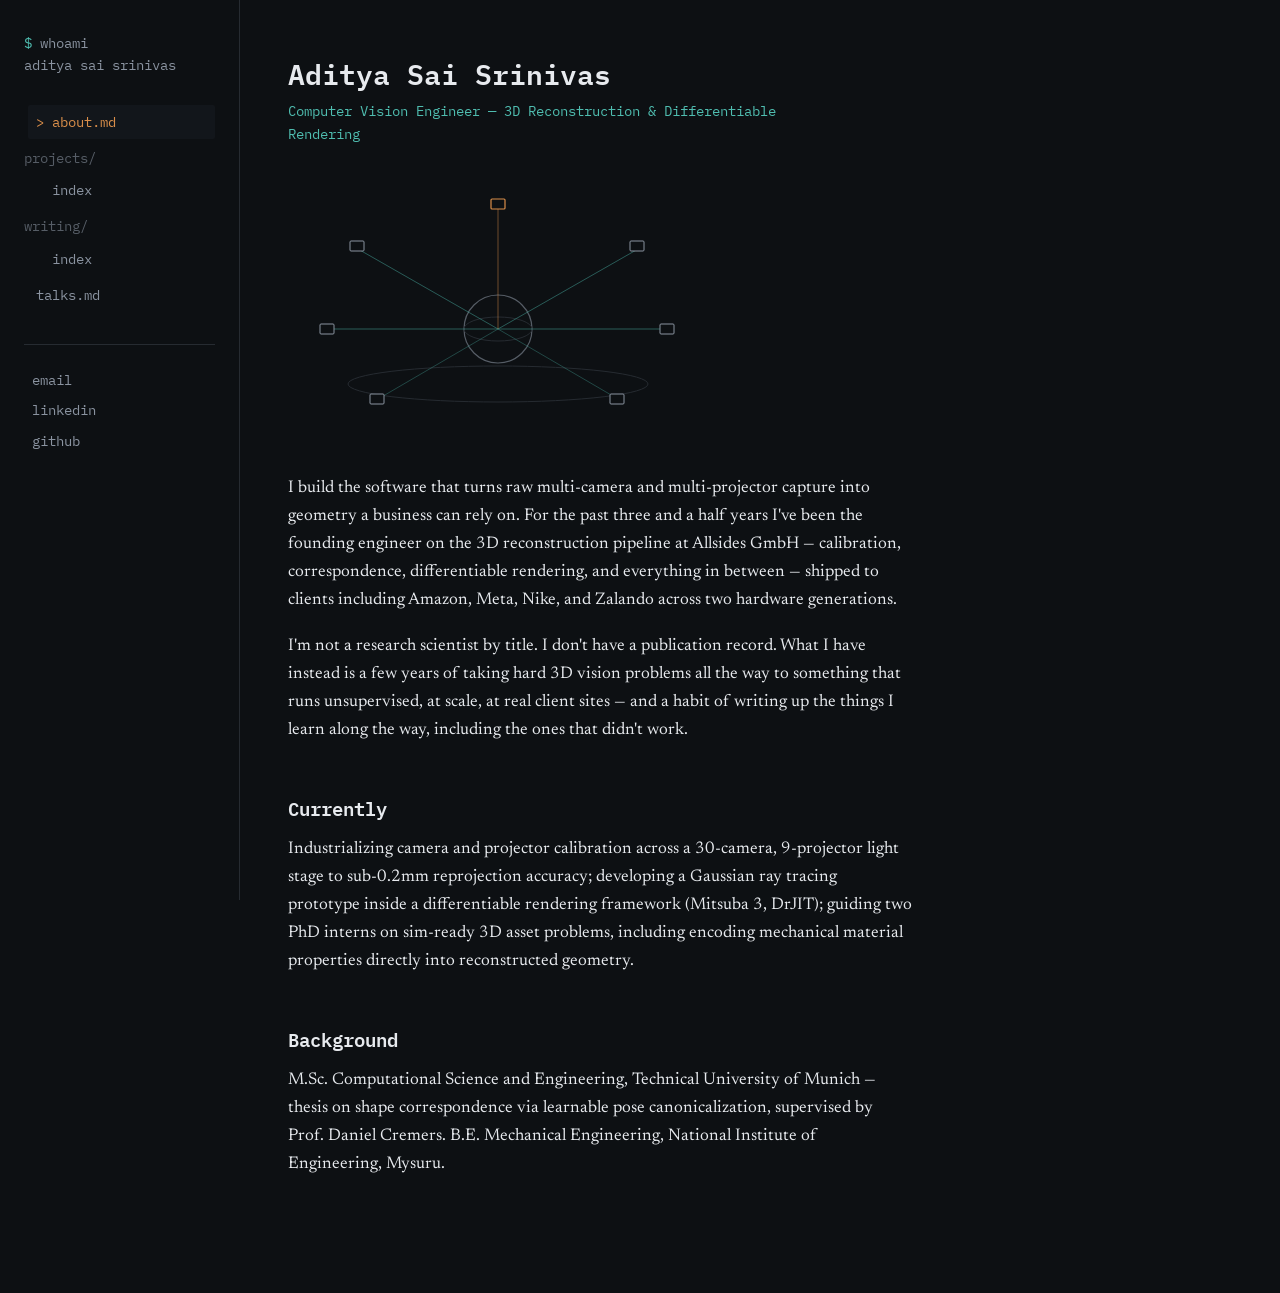
<file: index.html>
<!DOCTYPE html>
<html lang="en">
<head>
<meta charset="UTF-8">
<meta name="viewport" content="width=device-width, initial-scale=1.0">
<title>Aditya Sai Srinivas — Computer Vision Engineer</title>
<link rel="stylesheet" href="style.css">
</head>
<body>

<input type="checkbox" id="nav-toggle">

<div class="topbar">
  <span class="brand">~/aditya</span>
  <label for="nav-toggle">menu</label>
</div>

<nav class="sidebar">
  <div class="whoami"><span class="prompt">$</span> whoami<br>aditya sai srinivas</div>
  <ul class="tree">
    <li><a href="index.html" class="active">about.md</a></li>
    <li class="dir">projects/</li>
    <li><a href="projects.html">&nbsp;&nbsp;index</a></li>
    <li class="dir">writing/</li>
    <li><a href="writing.html">&nbsp;&nbsp;index</a></li>
    <li><a href="talks.html">talks.md</a></li>
  </ul>
  <div class="external">
    <a href="mailto:srinivas.adi95@gmail.com">email</a>
    <a href="https://linkedin.com/in/aditya-sai-srinivas/">linkedin</a>
    <a href="#">github</a>
  </div>
</nav>

<main class="main">
  <h1>Aditya Sai Srinivas</h1>
  <p class="tagline">Computer Vision Engineer — 3D Reconstruction &amp; Differentiable Rendering</p>

  <div class="rig-hero" aria-hidden="true">
    <svg viewBox="0 0 420 260" xmlns="http://www.w3.org/2000/svg">
      <!-- ground plane -->
      <ellipse cx="210" cy="205" rx="150" ry="18" fill="none" stroke="#262B31" stroke-width="1"/>
      <!-- subject sphere -->
      <circle cx="210" cy="150" r="34" fill="none" stroke="#565D66" stroke-width="1.2"/>
      <ellipse cx="210" cy="150" rx="34" ry="12" fill="none" stroke="#262B31" stroke-width="1"/>
      <!-- camera rig nodes around subject -->
      <g stroke-width="1">
        <!-- rays -->
        <line x1="70" y1="70" x2="210" y2="150" stroke="#4FBDB0" stroke-width="0.8" opacity="0.55"/>
        <line x1="350" y1="70" x2="210" y2="150" stroke="#4FBDB0" stroke-width="0.8" opacity="0.55"/>
        <line x1="40" y1="150" x2="210" y2="150" stroke="#4FBDB0" stroke-width="0.8" opacity="0.55"/>
        <line x1="380" y1="150" x2="210" y2="150" stroke="#4FBDB0" stroke-width="0.8" opacity="0.55"/>
        <line x1="90" y1="220" x2="210" y2="150" stroke="#4FBDB0" stroke-width="0.8" opacity="0.4"/>
        <line x1="330" y1="220" x2="210" y2="150" stroke="#4FBDB0" stroke-width="0.8" opacity="0.4"/>
        <line x1="210" y1="30" x2="210" y2="150" stroke="#D98E4A" stroke-width="0.8" opacity="0.6"/>
      </g>
      <!-- camera markers -->
      <g fill="#0D1013" stroke="#8A93A0" stroke-width="1">
        <rect x="62" y="62" width="14" height="10" rx="1"/>
        <rect x="342" y="62" width="14" height="10" rx="1"/>
        <rect x="32" y="145" width="14" height="10" rx="1"/>
        <rect x="372" y="145" width="14" height="10" rx="1"/>
        <rect x="82" y="215" width="14" height="10" rx="1"/>
        <rect x="322" y="215" width="14" height="10" rx="1"/>
      </g>
      <!-- projector marker (amber) -->
      <rect x="203" y="20" width="14" height="10" rx="1" fill="#0D1013" stroke="#D98E4A" stroke-width="1.2"/>
    </svg>
  </div>

  <p>I build the software that turns raw multi-camera and multi-projector capture into geometry a business can rely on. For the past three and a half years I've been the founding engineer on the 3D reconstruction pipeline at Allsides GmbH — calibration, correspondence, differentiable rendering, and everything in between — shipped to clients including Amazon, Meta, Nike, and Zalando across two hardware generations.</p>

  <p>I'm not a research scientist by title. I don't have a publication record. What I have instead is a few years of taking hard 3D vision problems all the way to something that runs unsupervised, at scale, at real client sites — and a habit of writing up the things I learn along the way, including the ones that didn't work.</p>

  <h2>Currently</h2>
  <p>Industrializing camera and projector calibration across a 30-camera, 9-projector light stage to sub-0.2mm reprojection accuracy; developing a Gaussian ray tracing prototype inside a differentiable rendering framework (Mitsuba 3, DrJIT); guiding two PhD interns on sim-ready 3D asset problems, including encoding mechanical material properties directly into reconstructed geometry.</p>

  <h2>Background</h2>
  <p>M.Sc. Computational Science and Engineering, Technical University of Munich — thesis on shape correspondence via learnable pose canonicalization, supervised by Prof. Daniel Cremers. B.E. Mechanical Engineering, National Institute of Engineering, Mysuru.</p>
</main>

</body>
</html>
</file>
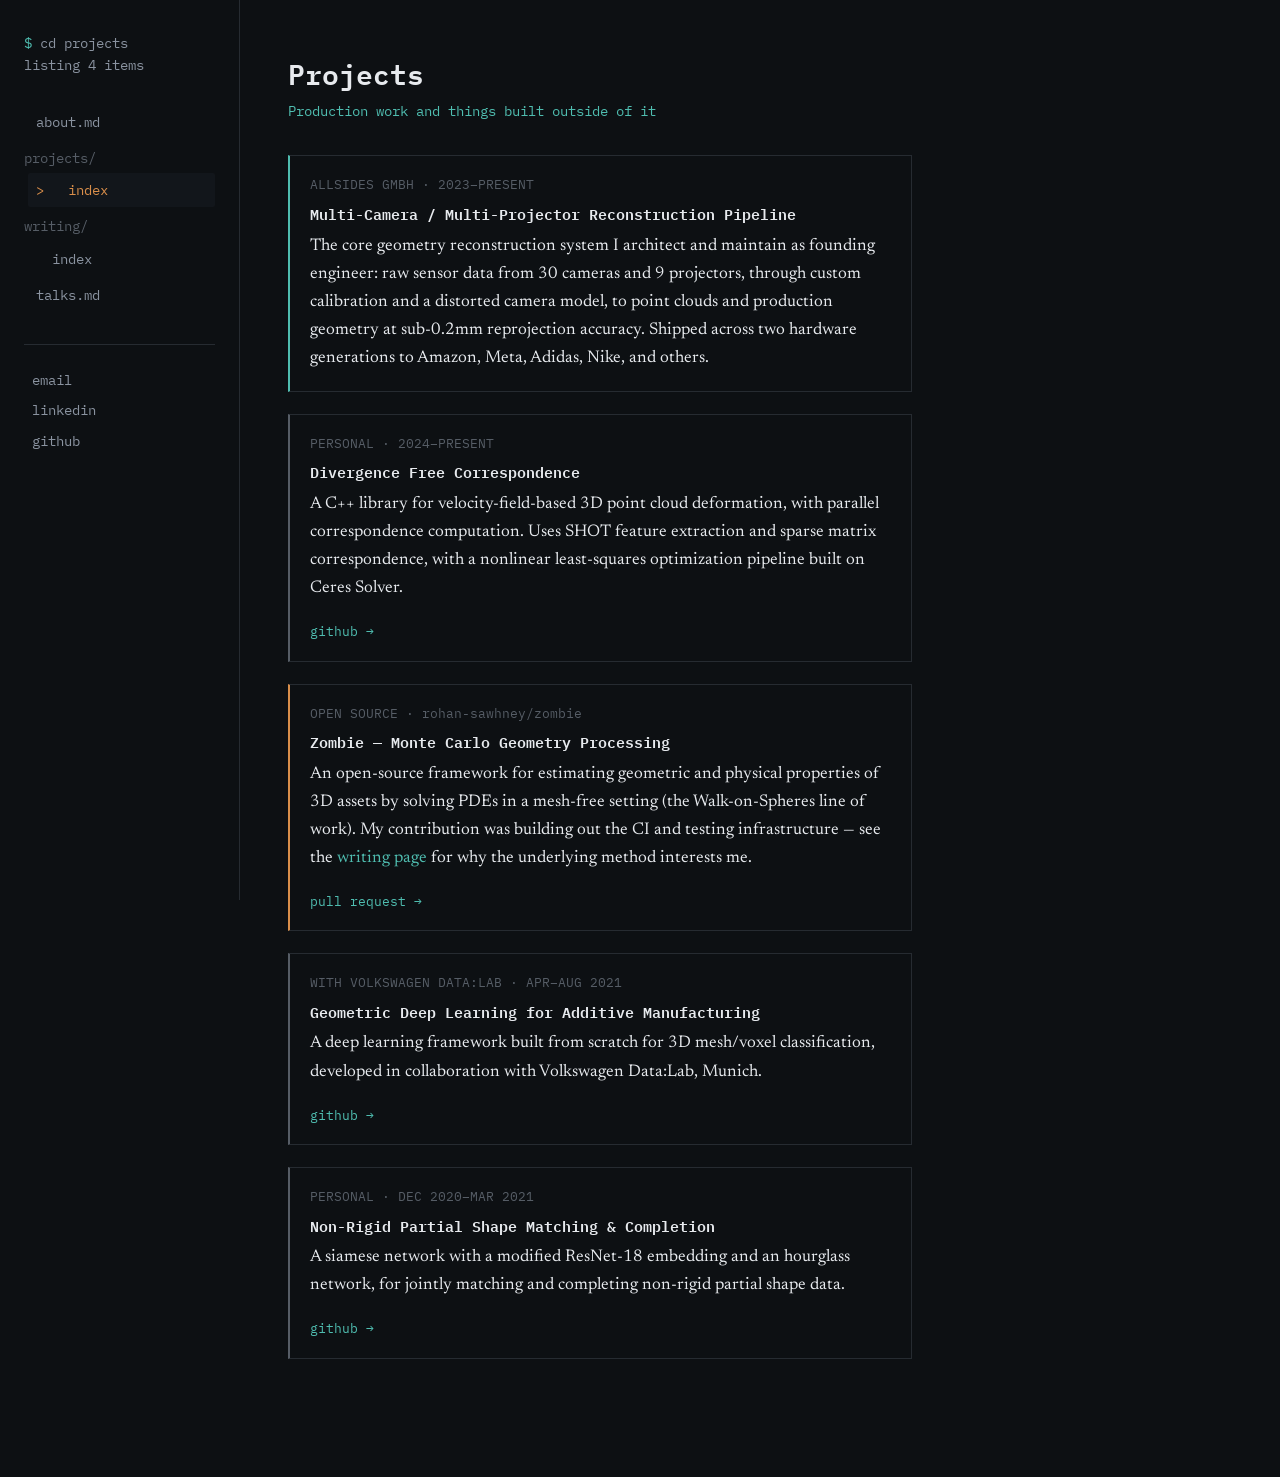
<file: projects.html>
<!DOCTYPE html>
<html lang="en">
<head>
<meta charset="UTF-8">
<meta name="viewport" content="width=device-width, initial-scale=1.0">
<title>Projects — Aditya Sai Srinivas</title>
<link rel="stylesheet" href="style.css">
</head>
<body>

<input type="checkbox" id="nav-toggle">

<div class="topbar">
  <span class="brand">~/aditya</span>
  <label for="nav-toggle">menu</label>
</div>

<nav class="sidebar">
  <div class="whoami"><span class="prompt">$</span> cd projects<br>listing 4 items</div>
  <ul class="tree">
    <li><a href="index.html">about.md</a></li>
    <li class="dir">projects/</li>
    <li><a href="projects.html" class="active">&nbsp;&nbsp;index</a></li>
    <li class="dir">writing/</li>
    <li><a href="writing.html">&nbsp;&nbsp;index</a></li>
    <li><a href="talks.html">talks.md</a></li>
  </ul>
  <div class="external">
    <a href="mailto:srinivas.adi95@gmail.com">email</a>
    <a href="https://linkedin.com/in/aditya-sai-srinivas/">linkedin</a>
    <a href="#">github</a>
  </div>
</nav>

<main class="main">
  <h1>Projects</h1>
  <p class="tagline">Production work and things built outside of it</p>

  <div class="card teal">
    <div class="meta">ALLSIDES GMBH · 2023–PRESENT</div>
    <h3>Multi-Camera / Multi-Projector Reconstruction Pipeline</h3>
    <p>The core geometry reconstruction system I architect and maintain as founding engineer: raw sensor data from 30 cameras and 9 projectors, through custom calibration and a distorted camera model, to point clouds and production geometry at sub-0.2mm reprojection accuracy. Shipped across two hardware generations to Amazon, Meta, Adidas, Nike, and others.</p>
  </div>

  <div class="card">
    <div class="meta">PERSONAL · 2024–PRESENT</div>
    <h3>Divergence Free Correspondence</h3>
    <p>A C++ library for velocity-field-based 3D point cloud deformation, with parallel correspondence computation. Uses SHOT feature extraction and sparse matrix correspondence, with a nonlinear least-squares optimization pipeline built on Ceres Solver.</p>
    <div class="links"><a href="#">github →</a></div>
  </div>

  <div class="card amber">
    <div class="meta">OPEN SOURCE · rohan-sawhney/zombie</div>
    <h3>Zombie — Monte Carlo Geometry Processing</h3>
    <p>An open-source framework for estimating geometric and physical properties of 3D assets by solving PDEs in a mesh-free setting (the Walk-on-Spheres line of work). My contribution was building out the CI and testing infrastructure — see the <a href="writing.html#pde-notes">writing page</a> for why the underlying method interests me.</p>
    <div class="links"><a href="#">pull request →</a></div>
  </div>

  <div class="card">
    <div class="meta">WITH VOLKSWAGEN DATA:LAB · APR–AUG 2021</div>
    <h3>Geometric Deep Learning for Additive Manufacturing</h3>
    <p>A deep learning framework built from scratch for 3D mesh/voxel classification, developed in collaboration with Volkswagen Data:Lab, Munich.</p>
    <div class="links"><a href="#">github →</a></div>
  </div>

  <div class="card">
    <div class="meta">PERSONAL · DEC 2020–MAR 2021</div>
    <h3>Non-Rigid Partial Shape Matching &amp; Completion</h3>
    <p>A siamese network with a modified ResNet-18 embedding and an hourglass network, for jointly matching and completing non-rigid partial shape data.</p>
    <div class="links"><a href="#">github →</a></div>
  </div>
</main>

</body>
</html>
</file>
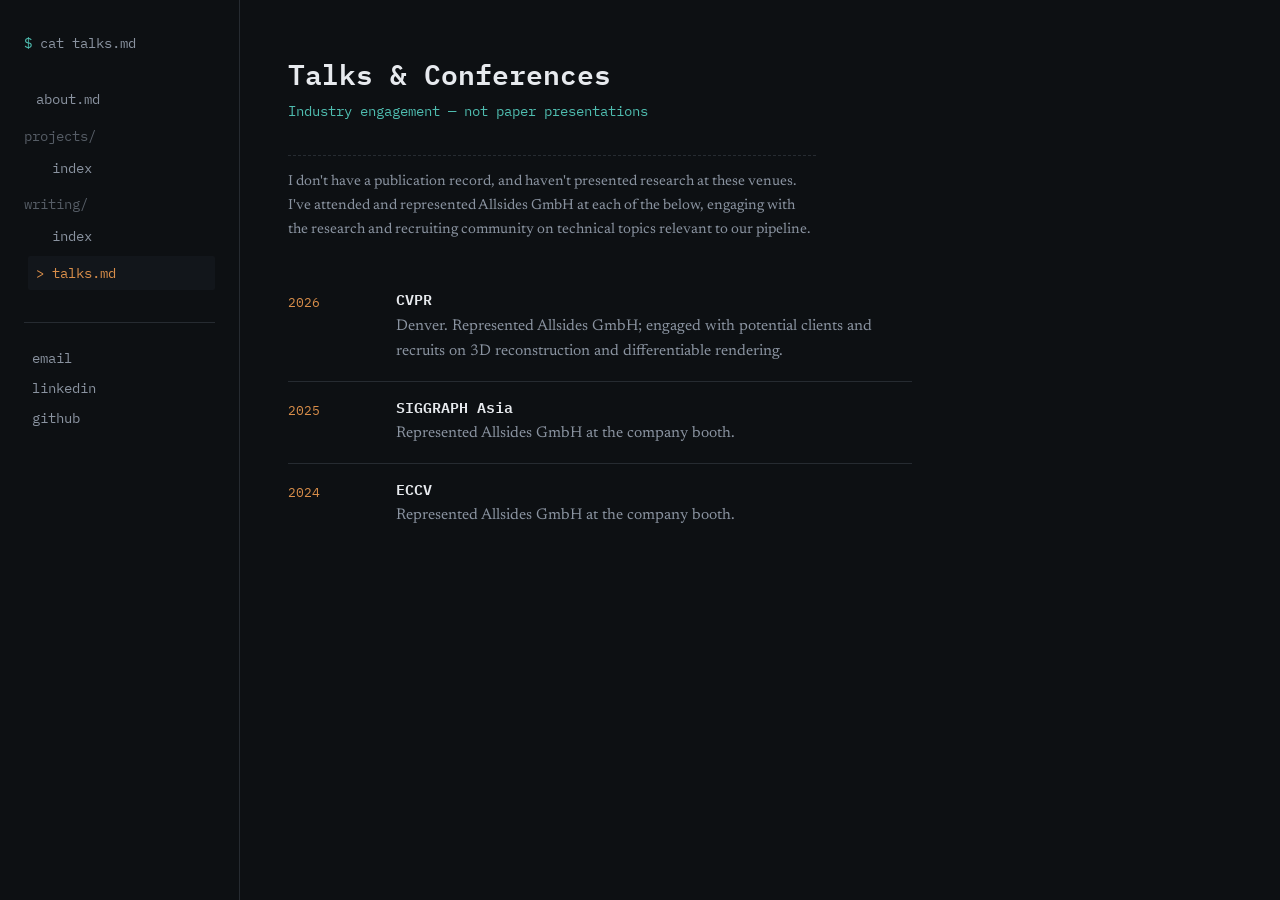
<file: talks.html>
<!DOCTYPE html>
<html lang="en">
<head>
<meta charset="UTF-8">
<meta name="viewport" content="width=device-width, initial-scale=1.0">
<title>Talks — Aditya Sai Srinivas</title>
<link rel="stylesheet" href="style.css">
</head>
<body>

<input type="checkbox" id="nav-toggle">

<div class="topbar">
  <span class="brand">~/aditya</span>
  <label for="nav-toggle">menu</label>
</div>

<nav class="sidebar">
  <div class="whoami"><span class="prompt">$</span> cat talks.md</div>
  <ul class="tree">
    <li><a href="index.html">about.md</a></li>
    <li class="dir">projects/</li>
    <li><a href="projects.html">&nbsp;&nbsp;index</a></li>
    <li class="dir">writing/</li>
    <li><a href="writing.html">&nbsp;&nbsp;index</a></li>
    <li><a href="talks.html" class="active">talks.md</a></li>
  </ul>
  <div class="external">
    <a href="mailto:srinivas.adi95@gmail.com">email</a>
    <a href="https://linkedin.com/in/aditya-sai-srinivas/">linkedin</a>
    <a href="#">github</a>
  </div>
</nav>

<main class="main">
  <h1>Talks &amp; Conferences</h1>
  <p class="tagline">Industry engagement — not paper presentations</p>

  <p class="note" style="margin-bottom: 32px;">I don't have a publication record, and haven't presented research at these venues. I've attended and represented Allsides GmbH at each of the below, engaging with the research and recruiting community on technical topics relevant to our pipeline.</p>

  <div class="talk-row">
    <div class="date">2026</div>
    <div class="body">
      <h3>CVPR</h3>
      <p>Denver. Represented Allsides GmbH; engaged with potential clients and recruits on 3D reconstruction and differentiable rendering.</p>
    </div>
  </div>

  <div class="talk-row">
    <div class="date">2025</div>
    <div class="body">
      <h3>SIGGRAPH Asia</h3>
      <p>Represented Allsides GmbH at the company booth.</p>
    </div>
  </div>

  <div class="talk-row">
    <div class="date">2024</div>
    <div class="body">
      <h3>ECCV</h3>
      <p>Represented Allsides GmbH at the company booth.</p>
    </div>
  </div>
</main>

</body>
</html>
</file>
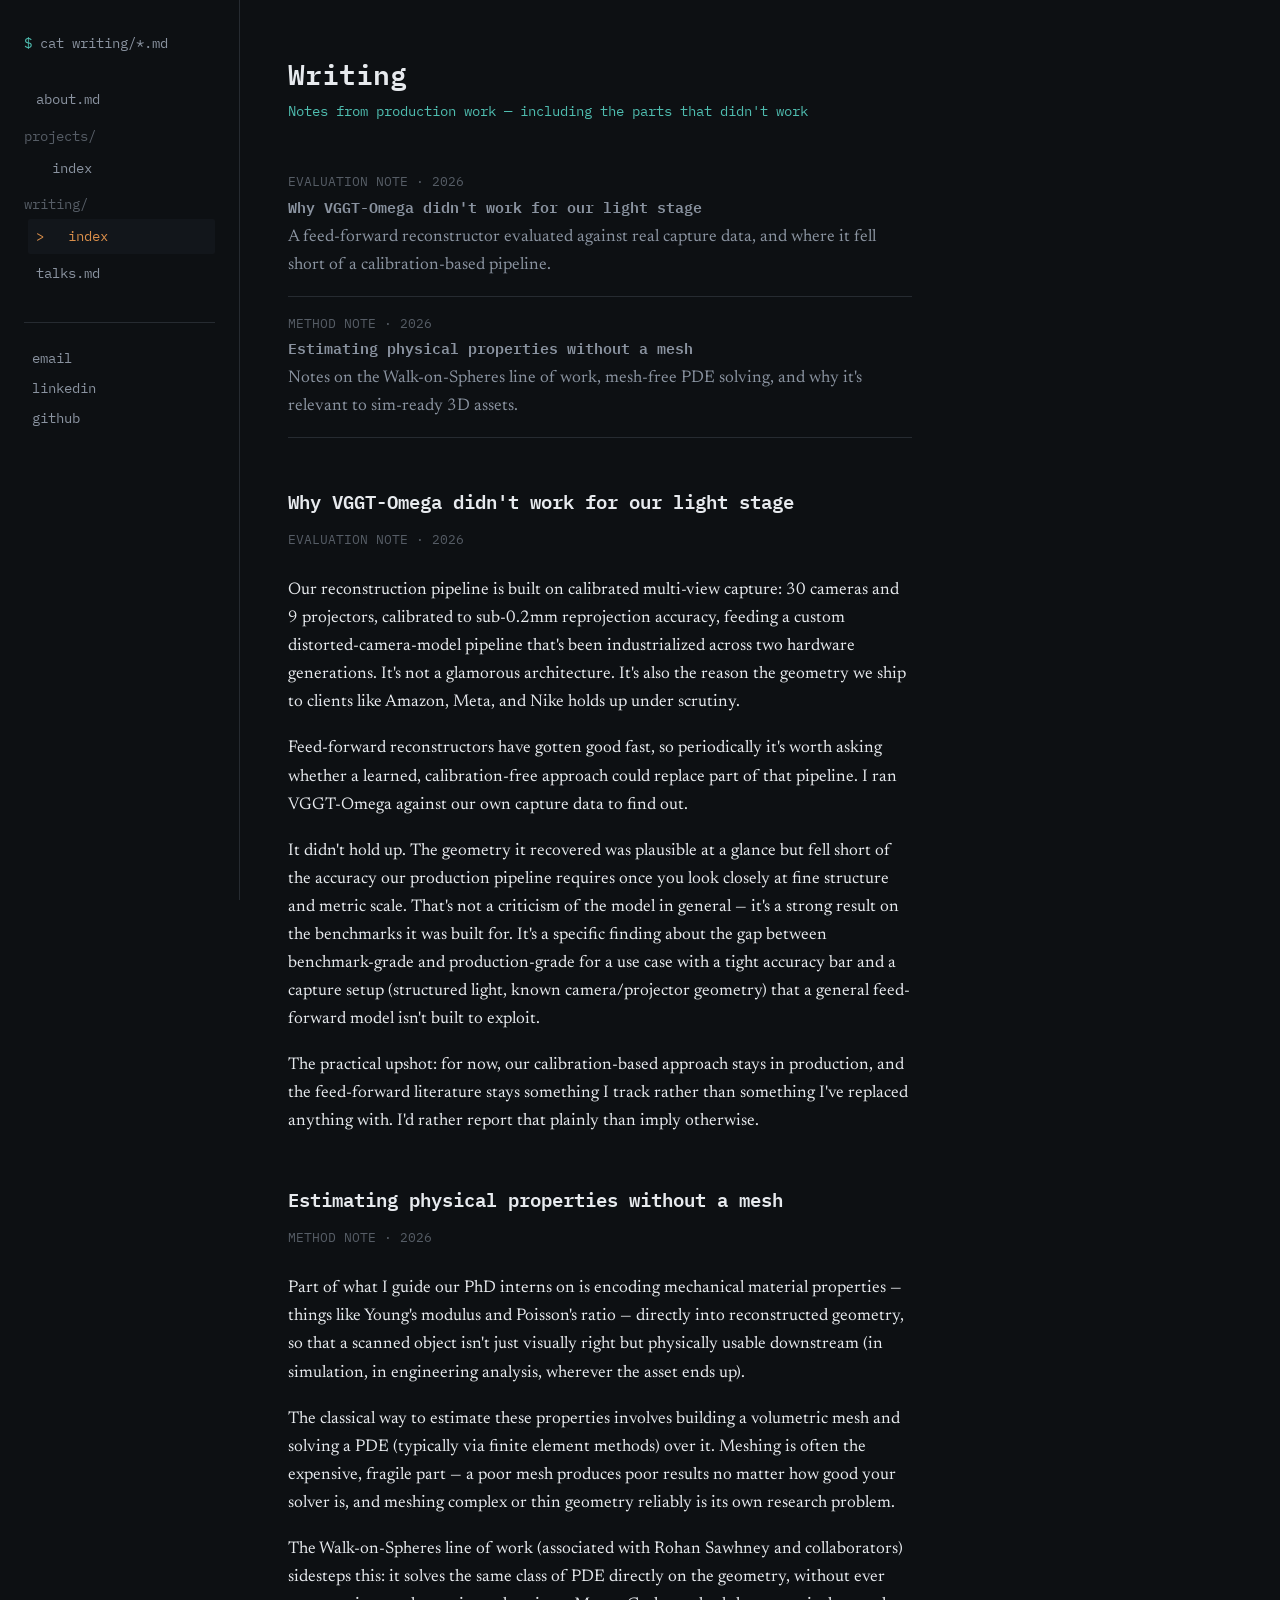
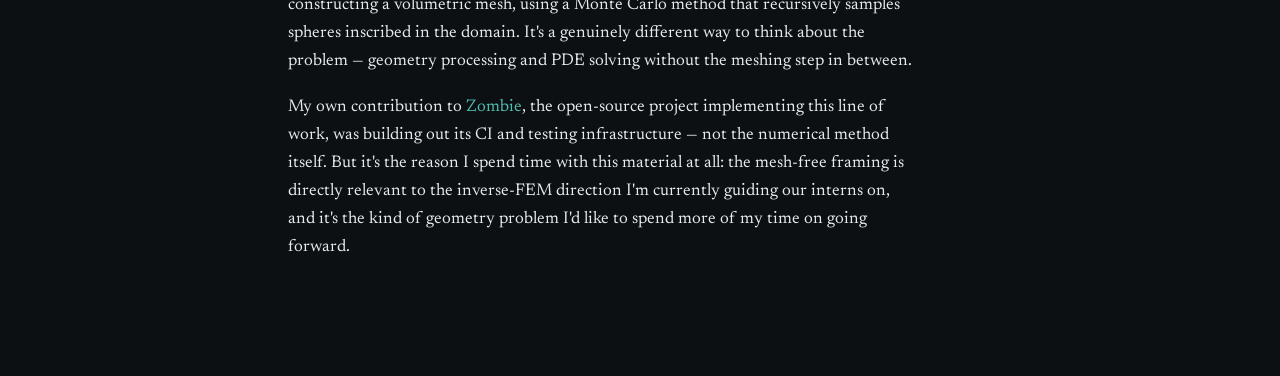
<file: writing.html>
<!DOCTYPE html>
<html lang="en">
<head>
<meta charset="UTF-8">
<meta name="viewport" content="width=device-width, initial-scale=1.0">
<title>Writing — Aditya Sai Srinivas</title>
<link rel="stylesheet" href="style.css">
</head>
<body>

<input type="checkbox" id="nav-toggle">

<div class="topbar">
  <span class="brand">~/aditya</span>
  <label for="nav-toggle">menu</label>
</div>

<nav class="sidebar">
  <div class="whoami"><span class="prompt">$</span> cat writing/*.md</div>
  <ul class="tree">
    <li><a href="index.html">about.md</a></li>
    <li class="dir">projects/</li>
    <li><a href="projects.html">&nbsp;&nbsp;index</a></li>
    <li class="dir">writing/</li>
    <li><a href="writing.html" class="active">&nbsp;&nbsp;index</a></li>
    <li><a href="talks.html">talks.md</a></li>
  </ul>
  <div class="external">
    <a href="mailto:srinivas.adi95@gmail.com">email</a>
    <a href="https://linkedin.com/in/aditya-sai-srinivas/">linkedin</a>
    <a href="#">github</a>
  </div>
</nav>

<main class="main">
  <h1>Writing</h1>
  <p class="tagline">Notes from production work — including the parts that didn't work</p>

  <div class="write-list">
    <a class="entry" href="#vggt-omega">
      <div class="meta">EVALUATION NOTE · 2026</div>
      <h3>Why VGGT-Omega didn't work for our light stage</h3>
      <p>A feed-forward reconstructor evaluated against real capture data, and where it fell short of a calibration-based pipeline.</p>
    </a>
    <a class="entry" href="#pde-notes">
      <div class="meta">METHOD NOTE · 2026</div>
      <h3>Estimating physical properties without a mesh</h3>
      <p>Notes on the Walk-on-Spheres line of work, mesh-free PDE solving, and why it's relevant to sim-ready 3D assets.</p>
    </a>
  </div>

  <article class="post" id="vggt-omega">
    <h2>Why VGGT-Omega didn't work for our light stage</h2>
    <div class="meta">EVALUATION NOTE · 2026</div>

    <p>Our reconstruction pipeline is built on calibrated multi-view capture: 30 cameras and 9 projectors, calibrated to sub-0.2mm reprojection accuracy, feeding a custom distorted-camera-model pipeline that's been industrialized across two hardware generations. It's not a glamorous architecture. It's also the reason the geometry we ship to clients like Amazon, Meta, and Nike holds up under scrutiny.</p>

    <p>Feed-forward reconstructors have gotten good fast, so periodically it's worth asking whether a learned, calibration-free approach could replace part of that pipeline. I ran VGGT-Omega against our own capture data to find out.</p>

    <p>It didn't hold up. The geometry it recovered was plausible at a glance but fell short of the accuracy our production pipeline requires once you look closely at fine structure and metric scale. That's not a criticism of the model in general — it's a strong result on the benchmarks it was built for. It's a specific finding about the gap between benchmark-grade and production-grade for a use case with a tight accuracy bar and a capture setup (structured light, known camera/projector geometry) that a general feed-forward model isn't built to exploit.</p>

    <p>The practical upshot: for now, our calibration-based approach stays in production, and the feed-forward literature stays something I track rather than something I've replaced anything with. I'd rather report that plainly than imply otherwise.</p>
  </article>

  <article class="post" id="pde-notes">
    <h2>Estimating physical properties without a mesh</h2>
    <div class="meta">METHOD NOTE · 2026</div>

    <p>Part of what I guide our PhD interns on is encoding mechanical material properties — things like Young's modulus and Poisson's ratio — directly into reconstructed geometry, so that a scanned object isn't just visually right but physically usable downstream (in simulation, in engineering analysis, wherever the asset ends up).</p>

    <p>The classical way to estimate these properties involves building a volumetric mesh and solving a PDE (typically via finite element methods) over it. Meshing is often the expensive, fragile part — a poor mesh produces poor results no matter how good your solver is, and meshing complex or thin geometry reliably is its own research problem.</p>

    <p>The Walk-on-Spheres line of work (associated with Rohan Sawhney and collaborators) sidesteps this: it solves the same class of PDE directly on the geometry, without ever constructing a volumetric mesh, using a Monte Carlo method that recursively samples spheres inscribed in the domain. It's a genuinely different way to think about the problem — geometry processing and PDE solving without the meshing step in between.</p>

    <p>My own contribution to <a href="projects.html">Zombie</a>, the open-source project implementing this line of work, was building out its CI and testing infrastructure — not the numerical method itself. But it's the reason I spend time with this material at all: the mesh-free framing is directly relevant to the inverse-FEM direction I'm currently guiding our interns on, and it's the kind of geometry problem I'd like to spend more of my time on going forward.</p>
  </article>
</main>

</body>
</html>
</file>
<file: style.css>
@import url('https://fonts.googleapis.com/css2?family=IBM+Plex+Mono:wght@400;500;600&family=Newsreader:ital,wght@0,400;0,500;1,400&display=swap');

:root {
  --bg: #0D1013;
  --bg-elevated: #12161B;
  --text: #E7EAEE;
  --text-dim: #8A93A0;
  --text-faint: #565D66;
  --teal: #4FBDB0;
  --amber: #D98E4A;
  --border: #262B31;
  --sidebar-w: 240px;
}

* { box-sizing: border-box; }

html { -webkit-font-smoothing: antialiased; }

body {
  margin: 0;
  background: var(--bg);
  color: var(--text);
  font-family: 'Newsreader', Georgia, serif;
  font-size: 17px;
  line-height: 1.65;
}

a { color: var(--teal); text-decoration: none; }
a:hover { text-decoration: underline; }
a:focus-visible, button:focus-visible, label:focus-visible {
  outline: 2px solid var(--teal);
  outline-offset: 2px;
}

.mono {
  font-family: 'IBM Plex Mono', ui-monospace, monospace;
}

/* ---------- Sidebar (file-tree nav) ---------- */

#nav-toggle { display: none; }

.sidebar {
  position: fixed;
  top: 0; left: 0; bottom: 0;
  width: var(--sidebar-w);
  border-right: 1px solid var(--border);
  padding: 32px 24px;
  font-family: 'IBM Plex Mono', ui-monospace, monospace;
  font-size: 13.5px;
  overflow-y: auto;
}

.sidebar .whoami {
  color: var(--text-dim);
  margin-bottom: 28px;
}
.sidebar .whoami .prompt { color: var(--teal); }

.tree { list-style: none; margin: 0; padding: 0; }
.tree li { margin: 2px 0; }
.tree .dir { color: var(--text-faint); padding: 6px 0 2px; }
.tree a {
  display: block;
  padding: 6px 8px;
  margin-left: 4px;
  border-radius: 2px;
  color: var(--text-dim);
}
.tree a:hover { color: var(--text); text-decoration: none; background: var(--bg-elevated); }
.tree a.active {
  color: var(--amber);
  background: var(--bg-elevated);
}
.tree a.active::before { content: "> "; color: var(--amber); }
.tree a::before { content: "  "; }

.sidebar .external {
  margin-top: 32px;
  padding-top: 20px;
  border-top: 1px solid var(--border);
}
.sidebar .external a { display: block; padding: 4px 8px; color: var(--text-dim); }
.sidebar .external a:hover { color: var(--teal); text-decoration: none; }

/* ---------- Main content ---------- */

.main {
  margin-left: var(--sidebar-w);
  padding: 56px 48px 96px;
  max-width: 720px;
}

h1, h2, h3 {
  font-family: 'IBM Plex Mono', ui-monospace, monospace;
  font-weight: 600;
  line-height: 1.3;
  color: var(--text);
}
h1 { font-size: 28px; margin: 0 0 8px; }
h2 { font-size: 19px; margin: 48px 0 14px; padding-top: 4px; }
h3 { font-size: 15px; margin: 28px 0 8px; color: var(--text-dim); }

.tagline {
  font-family: 'IBM Plex Mono', ui-monospace, monospace;
  color: var(--teal);
  font-size: 14px;
  margin: 0 0 32px;
}

p { max-width: 66ch; margin: 0 0 18px; }

.meta {
  font-family: 'IBM Plex Mono', ui-monospace, monospace;
  font-size: 12.5px;
  color: var(--text-faint);
}

.rig-hero { margin: 8px 0 36px; }
.rig-hero svg { width: 100%; max-width: 420px; height: auto; display: block; }

.card {
  border: 1px solid var(--border);
  border-left: 2px solid var(--text-faint);
  padding: 18px 20px;
  margin-bottom: 22px;
}
.card.teal { border-left-color: var(--teal); }
.card.amber { border-left-color: var(--amber); }
.card h3 { margin-top: 0; color: var(--text); }
.card .meta { margin-bottom: 10px; }
.card p:last-child { margin-bottom: 0; }
.card .links { margin-top: 12px; font-family: 'IBM Plex Mono', monospace; font-size: 13px; }

.talk-row {
  display: flex;
  gap: 18px;
  padding: 16px 0;
  border-bottom: 1px solid var(--border);
}
.talk-row:last-child { border-bottom: none; }
.talk-row .date {
  font-family: 'IBM Plex Mono', ui-monospace, monospace;
  color: var(--amber);
  font-size: 13px;
  min-width: 90px;
  padding-top: 2px;
}
.talk-row .body h3 { margin: 0 0 4px; color: var(--text); }
.talk-row .body p { margin: 0; color: var(--text-dim); font-size: 15.5px; }

.note {
  font-size: 14.5px;
  color: var(--text-dim);
  border-top: 1px dashed var(--border);
  padding-top: 14px;
  margin-top: 8px;
}

.write-list a.entry {
  display: block;
  padding: 16px 0;
  border-bottom: 1px solid var(--border);
}
.write-list a.entry:hover { text-decoration: none; }
.write-list a.entry:hover h3 { color: var(--teal); }
.write-list h3 { margin: 0 0 6px; transition: color .15s; }
.write-list .meta { margin-bottom: 6px; }
.write-list p { margin: 0; color: var(--text-dim); }

article.post { margin-top: 8px; }
article.post .meta { margin-bottom: 28px; }

/* ---------- Mobile ---------- */

.topbar { display: none; }

@media (max-width: 820px) {
  .sidebar {
    position: static;
    width: auto;
    height: auto;
    border-right: none;
    border-bottom: 1px solid var(--border);
    padding: 0;
    max-height: 0;
    overflow: hidden;
    transition: max-height .2s ease;
  }
  #nav-toggle:checked ~ .sidebar {
    max-height: 480px;
    overflow-y: auto;
    padding: 20px 24px 24px;
  }
  .sidebar .whoami { margin-top: 12px; }

  .topbar {
    display: flex;
    align-items: center;
    justify-content: space-between;
    padding: 16px 20px;
    border-bottom: 1px solid var(--border);
    font-family: 'IBM Plex Mono', monospace;
    font-size: 14px;
  }
  .topbar .brand { color: var(--text); }
  .topbar label {
    cursor: pointer;
    color: var(--teal);
    border: 1px solid var(--border);
    padding: 4px 10px;
  }

  .main {
    margin-left: 0;
    padding: 32px 20px 64px;
  }
}
</file>
